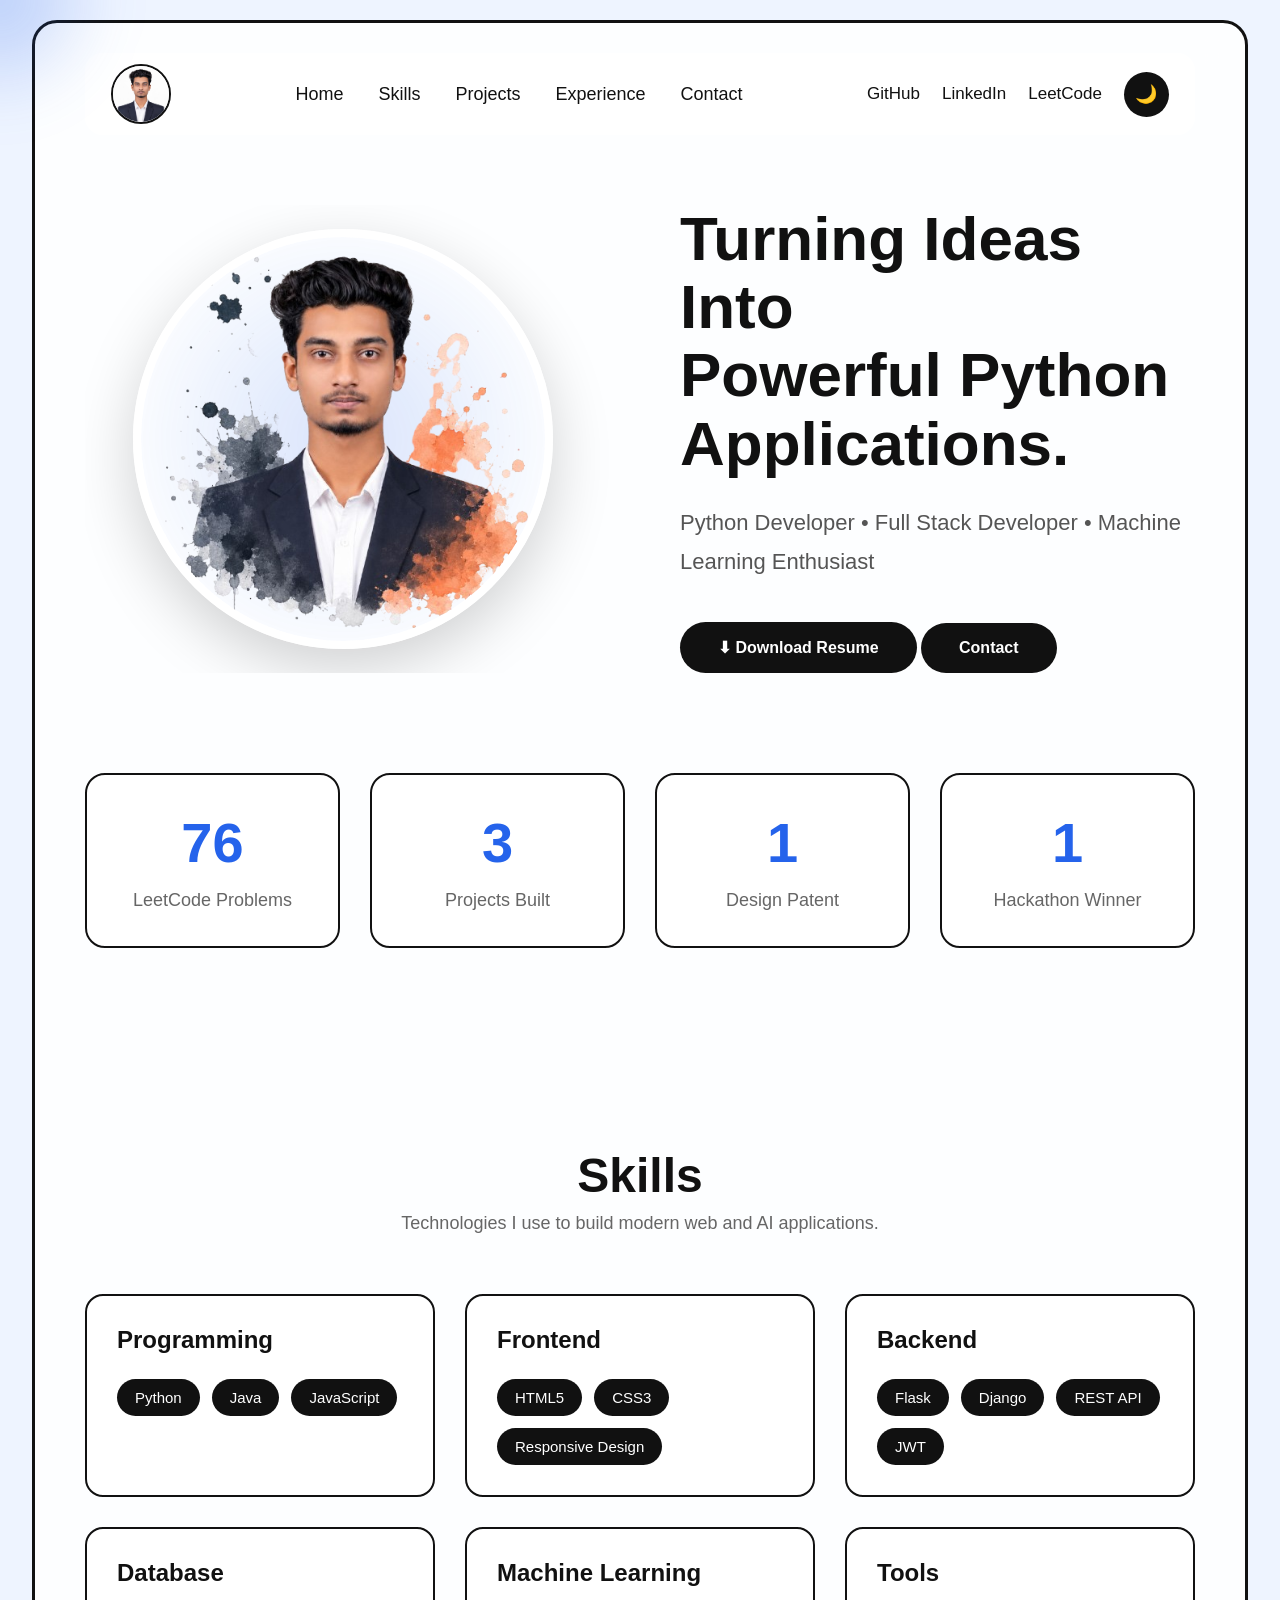
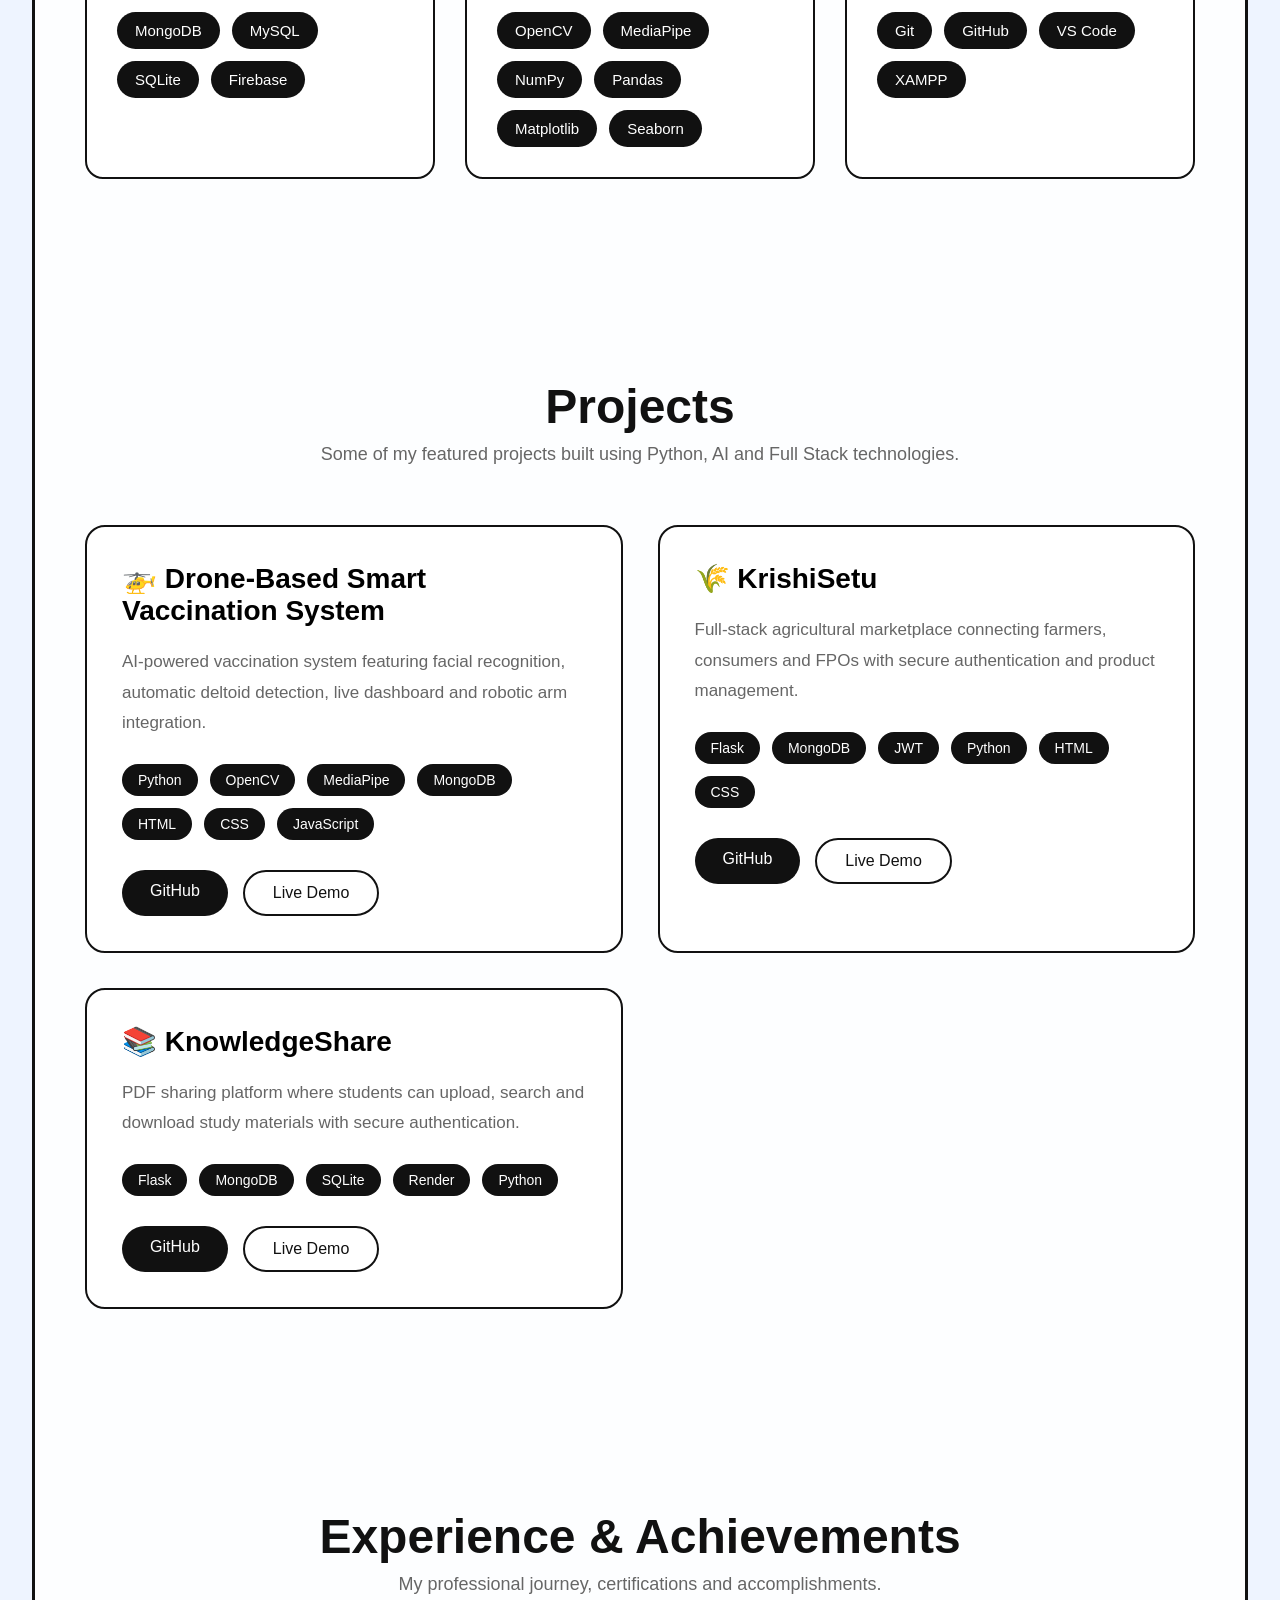
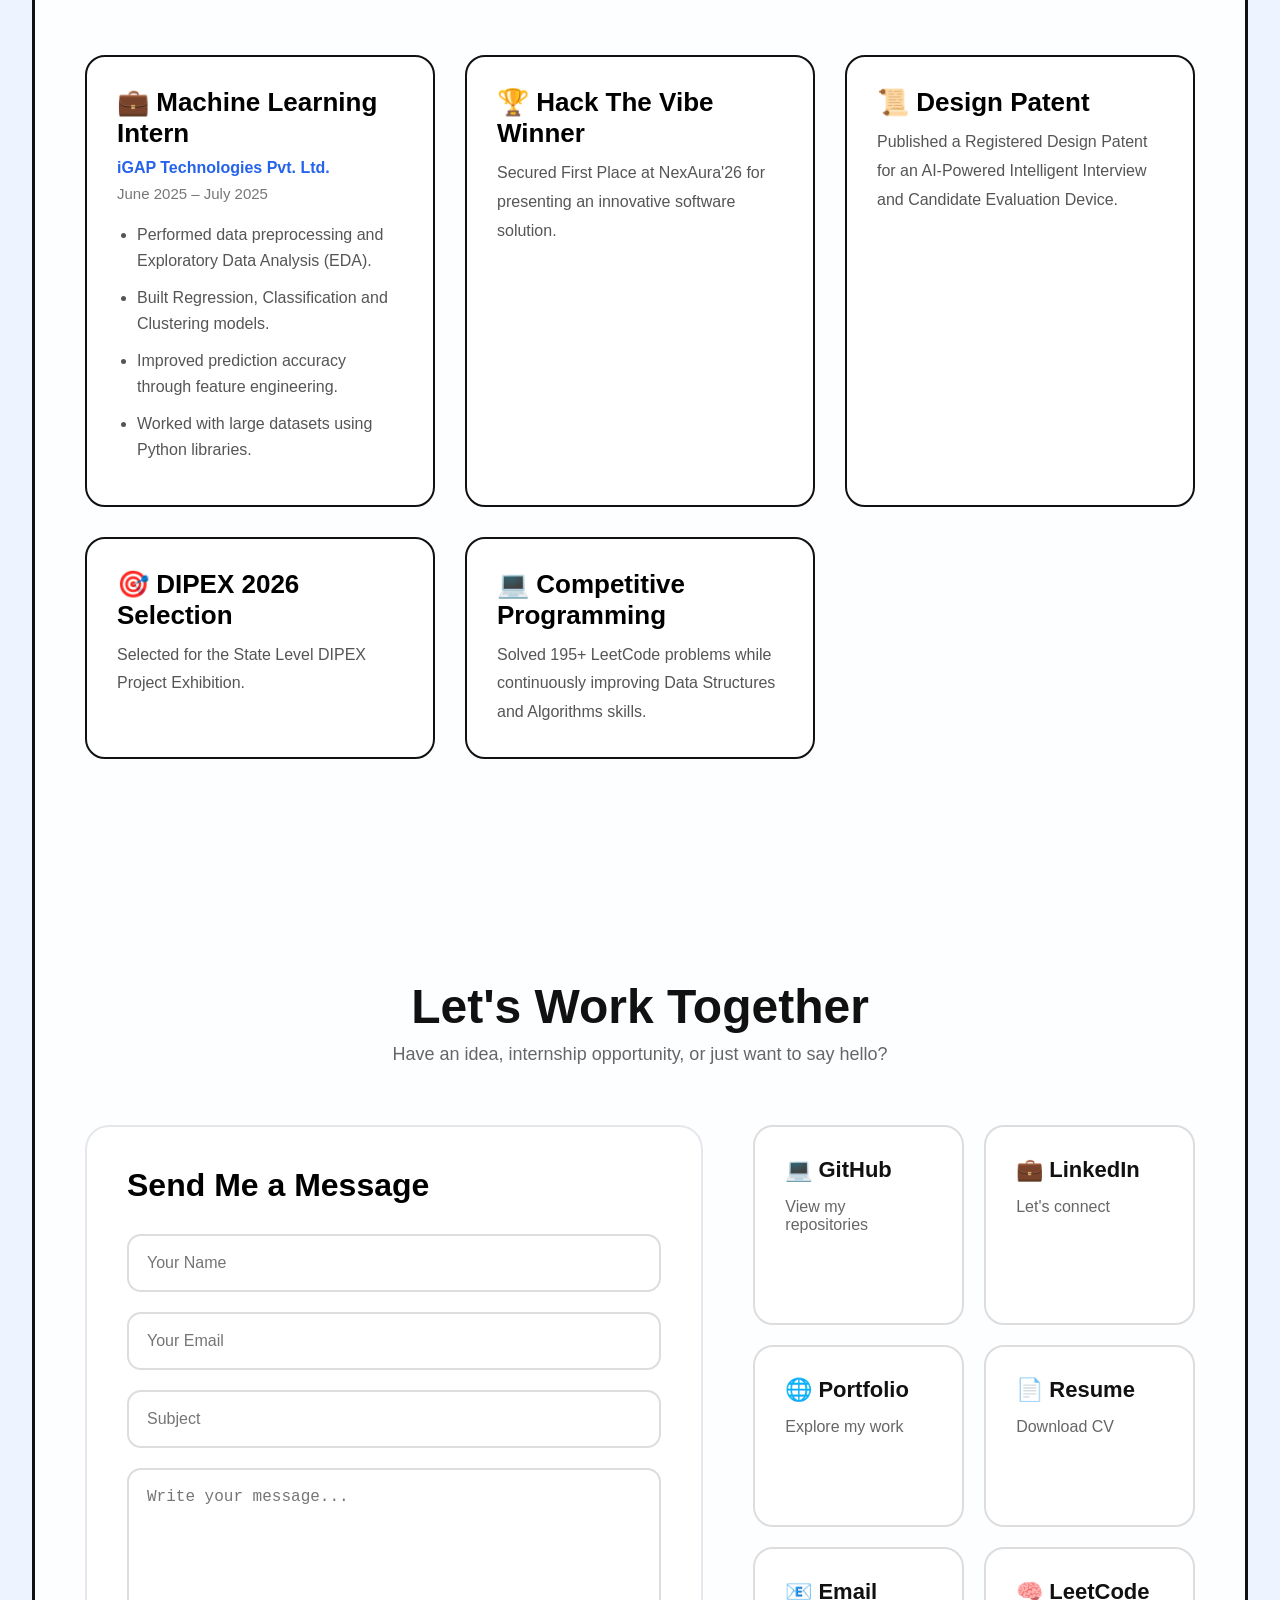
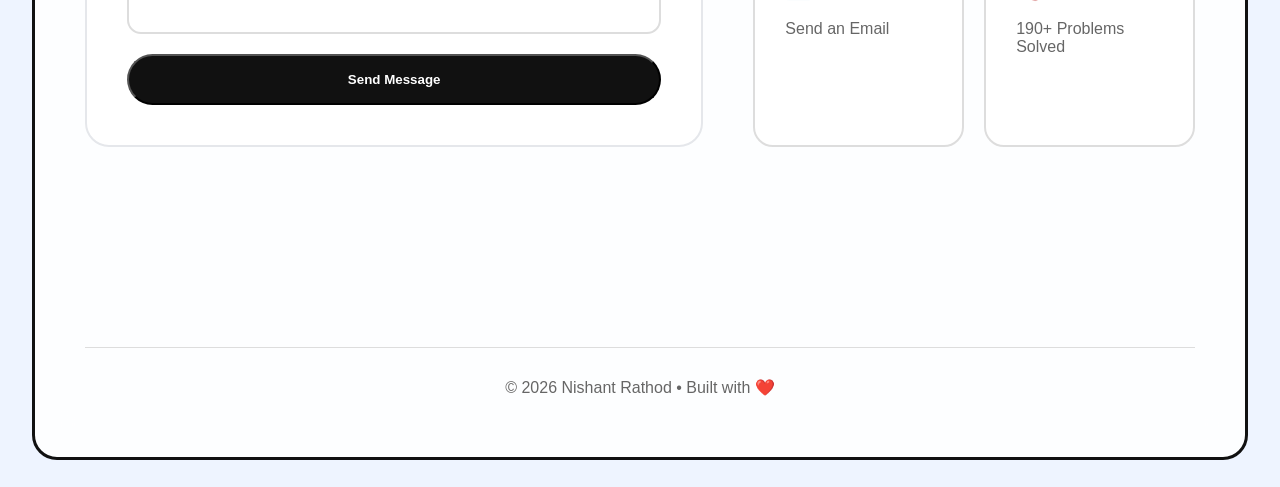
<file: index.html>
<!DOCTYPE html>
<html lang="en">

<head>
    <meta charset="UTF-8">
    <meta name="viewport" content="width=device-width, initial-scale=1.0">
    <title>Nishant Rathod | Portfolio</title>
    <link rel="stylesheet" href="https://cdnjs.cloudflare.com/ajax/libs/font-awesome/6.7.2/css/all.min.css">
    <link rel="stylesheet" href="style.css">
    <link rel="stylesheet" href="https://unpkg.com/aos@2.3.4/dist/aos.css"
    
/>
</head>

<body>

    <div id="progress-bar"></div>
    <div class="cursor-glow"></div>
    <div class="container">

    <!-- ================= NAVBAR ================= -->

<nav>

    <!-- Logo -->

    <div class="logo">
        <a href="#home">
            <img src="/assets/Nishant_Rathod.jpeg" alt="Nishant Rathod Img">
        </a>
    </div>

    <!-- Navigation Links -->

    <ul class="nav-links">

        <li>
            <a href="#home">Home</a>
        </li>

        <li>
            <a href="#skills">Skills</a>
        </li>

        <li>
            <a href="#projects">Projects</a>
        </li>

        <li>
            <a href="#experience">Experience</a>
        </li>

        <li>
            <a href="#contact">Contact</a>
        </li>

    </ul>

    <!-- Social Links -->

    <div class="social">

        <a href="https://github.com/NishantRathod"
           target="_blank">
            GitHub
        </a>

        <a href="https://www.linkedin.com/in/nishant-rathod-79789328b/"
           target="_blank">
            LinkedIn
        </a>

        <a href="https://leetcode.com/u/Nishantrathod14/"
           target="_blank">
            LeetCode
        </a>

        <button id="theme-toggle">
            🌙
        </button>

    </div>

</nav>

        <!-- ================= HERO SECTION ================= -->

        <section id="home" class="hero">
          
            
            <!-- Left Side -->

            <div class="left">

                <div class="avatar">
                    <!-- Replace with your image -->
                    <img src="/assets/Nishant Rathod Photo.png" alt="Nishant Rathod">
                </div>

            </div>

            <!-- Right Side -->

            <div class="right">

                <h1>
                    Turning Ideas Into
                    <br>
                    Powerful Python Applications.
                </h1>

                <p>
                    Python Developer • Full Stack Developer • Machine Learning Enthusiast
                </p>

                <div class="buttons">

                    <a href="assets/Nishant_Rathod_CSE_Python_Developer_Resume.pdf"

                    class="btn"

                    target="_blank">

                    ⬇ Download Resume

                    </a>

                    <a href="#contact" class="btn outline">

                        Contact

                    </a>

                </div>

            </div>

        </section>

<!-- ================= STATISTICS ================= -->

<section id="stats">

    <div class="stats-container">

        <div class="stat-card">

            <h2 class="counter" data-target="190">0</h2>

            <p>LeetCode Problems</p>

        </div>

        <div class="stat-card">

            <h2 class="counter" data-target="6">0</h2>

            <p>Projects Built</p>

        </div>

        <div class="stat-card">

            <h2 class="counter" data-target="1">0</h2>

            <p>Design Patent</p>

        </div>

        <div class="stat-card">

            <h2 class="counter" data-target="1">0</h2>

            <p>Hackathon Winner</p>

        </div>

    </div>

</section>

        <!-- ================= SKILLS SECTION ================= -->

<section id="skills">

    <div class="section-title">
        <h2>Skills</h2>
        <p>Technologies I use to build modern web and AI applications.</p>
    </div>

    <div class="skills-container">

        <div class="skill-card">
            <h3>Programming</h3>

            <div class="skill-tags">
                <span>Python</span>
                <span>Java</span>
                <span>JavaScript</span>
            </div>

        </div>

        <div class="skill-card">
            <h3>Frontend</h3>

            <div class="skill-tags">
                <span>HTML5</span>
                <span>CSS3</span>
                <span>Responsive Design</span>
            </div>

        </div>

        <div class="skill-card">
            <h3>Backend</h3>

            <div class="skill-tags">
                <span>Flask</span>
                <span>Django</span>
                <span>REST API</span>
                <span>JWT</span>
            </div>

        </div>

        <div class="skill-card">
            <h3>Database</h3>

            <div class="skill-tags">
                <span>MongoDB</span>
                <span>MySQL</span>
                <span>SQLite</span>
                <span>Firebase</span>
            </div>

        </div>

        <div class="skill-card">
            <h3>Machine Learning</h3>

            <div class="skill-tags">
                <span>OpenCV</span>
                <span>MediaPipe</span>
                <span>NumPy</span>
                <span>Pandas</span>
                <span>Matplotlib</span>
                <span>Seaborn</span>
            </div>

        </div>

        <div class="skill-card">
            <h3>Tools</h3>

            <div class="skill-tags">
                <span>Git</span>
                <span>GitHub</span>
                <span>VS Code</span>
                <span>XAMPP</span>
            </div>

        </div>

    </div>

</section>

<!-- ================= PROJECTS ================= -->

<section id="projects">

    <div class="section-title">
        <h2>Projects</h2>
        <p>Some of my featured projects built using Python, AI and Full Stack technologies.</p>
    </div>

    <div class="projects-container">

        <!-- Project 1 -->

        <div class="project-card">

            <h3>🚁 Drone-Based Smart Vaccination System</h3>

            <p>
                AI-powered vaccination system featuring facial recognition,
                automatic deltoid detection, live dashboard and robotic arm integration.
            </p>

            <div class="project-tech">
                <span>Python</span>
                <span>OpenCV</span>
                <span>MediaPipe</span>
                <span>MongoDB</span>
                <span>HTML</span>
                <span>CSS</span>
                <span>JavaScript</span>
            </div>

            <div class="project-buttons">

                <a href="https://github.com/NishantRathod/Smart-Drone-vaccination-system" class="project-btn">
                    GitHub
                </a>

                <a href="https://nishantrathodcse-smart-drone-vaccination.onrender.com/" class="project-btn outline-btn">
                    Live Demo
                </a>

            </div>

        </div>

        <!-- Project 2 -->

        <div class="project-card">

            <h3>🌾 KrishiSetu</h3>

            <p>
                Full-stack agricultural marketplace connecting farmers,
                consumers and FPOs with secure authentication and product management.
            </p>

            <div class="project-tech">
                <span>Flask</span>
                <span>MongoDB</span>
                <span>JWT</span>
                <span>Python</span>
                <span>HTML</span>
                <span>CSS</span>
            </div>

            <div class="project-buttons">

                <a href="https://github.com/NishantRathod/KrishiSetu" class="project-btn">
                    GitHub
                </a>

                <a href="https://nishantrathod-krishisetu-webapp.netlify.app/" class="project-btn outline-btn">
                    Live Demo
                </a>

            </div>

        </div>

        <!-- Project 3 -->

        <div class="project-card">

            <h3>📚 KnowledgeShare</h3>

            <p>
                PDF sharing platform where students can upload,
                search and download study materials with secure authentication.
            </p>

            <div class="project-tech">
                <span>Flask</span>
                <span>MongoDB</span>
                <span>SQLite</span>
                <span>Render</span>
                <span>Python</span>
            </div>

            <div class="project-buttons">

                <a href="https://github.com/NishantRathod/KnowledgeShare---PDF-Sharing-Platform" class="project-btn">
                    GitHub
                </a>

                <a href="https://nishantrathodcse-knowledgeshare-pdf-sbuh.onrender.com/" class="project-btn outline-btn">
                   Live Demo
                </a>

            </div>

        </div>

    </div>

</section>

<!-- ================= EXPERIENCE & ACHIEVEMENTS ================= -->

<section id="experience">

    <div class="section-title">
        <h2>Experience & Achievements</h2>
        <p>My professional journey, certifications and accomplishments.</p>
    </div>

    <div class="experience-container">

        <!-- Experience -->

        <div class="experience-card">

            <h3>💼 Machine Learning Intern</h3>

            <h4>iGAP Technologies Pvt. Ltd.</h4>

            <span>June 2025 – July 2025</span>

            <ul>

                <li>Performed data preprocessing and Exploratory Data Analysis (EDA).</li>

                <li>Built Regression, Classification and Clustering models.</li>

                <li>Improved prediction accuracy through feature engineering.</li>

                <li>Worked with large datasets using Python libraries.</li>

            </ul>

        </div>

        <!-- Achievement -->

        <div class="experience-card">

            <h3>🏆 Hack The Vibe Winner</h3>

            <p>

                Secured First Place at NexAura'26 for presenting an innovative
                software solution.

            </p>

        </div>

        <!-- Patent -->

        <div class="experience-card">

            <h3>📜 Design Patent</h3>

            <p>

                Published a Registered Design Patent for an
                AI-Powered Intelligent Interview and Candidate Evaluation Device.

            </p>

        </div>

        <!-- Dipex -->

        <div class="experience-card">

            <h3>🎯 DIPEX 2026 Selection</h3>

            <p>

                Selected for the State Level DIPEX Project Exhibition.

            </p>

        </div>

        <!-- Coding -->

        <div class="experience-card">

            <h3>💻 Competitive Programming</h3>

            <p>

                Solved 195+ LeetCode problems while continuously improving
                Data Structures and Algorithms skills.

            </p>

        </div>

    </div>

</section>


<!-- ================= CONTACT ================= -->

<section id="contact">

    <div class="section-title">

        <h2>Let's Work Together</h2>

        <p>
            Have an idea, internship opportunity, or just want to say hello?
        </p>

    </div>

    <div class="contact-wrapper">

        <!-- Left Side -->

        <div class="contact-form">

            <h3>Send Me a Message</h3>

            <form
                name="contact"
                method="POST"
                action="/"
                data-netlify="true"
                netlify
                netlify-honeypot="bot-field">

                <input
                    type="hidden"
                    name="form-name"
                    value="contact">

                <p hidden>

                    <label>

                        Don't fill this out:

                        <input name="bot-field">

                    </label>

                </p>

                <input
                    type="text"
                    name="name"
                    placeholder="Your Name"
                    required>

                <input
                    type="email"
                    name="email"
                    placeholder="Your Email"
                    required>

                <input
                    type="text"
                    name="subject"
                    placeholder="Subject">

                <textarea
                    name="message"
                    rows="7"
                    placeholder="Write your message..."
                    required></textarea>

                <button
                    type="submit"
                    class="btn">

                    Send Message

                </button>

            </form>

        </div>

        <!-- Right Side -->

        <div class="contact-grid">

            <a
                href="https://github.com/NishantRathod"
                target="_blank"
                class="contact-card">

                <h3>💻 GitHub</h3>

                <p>View my repositories</p>

            </a>

            <a
                href="https://www.linkedin.com/in/nishant-rathod-79789328b/"
                target="_blank"
                class="contact-card">

                <h3>💼 LinkedIn</h3>

                <p>Let's connect</p>

            </a>

            <a
                href="https://nishant-rathod-cse-portfolio.netlify.app/"
                target="_blank"
                class="contact-card">

                <h3>🌐 Portfolio</h3>

                <p>Explore my work</p>

            </a>

            <a
                href="assets/Nishant_Rathod_CSE_Python_Developer_Resume.pdf"
                target="_blank"
                class="contact-card">

                <h3>📄 Resume</h3>

                <p>Download CV</p>

            </a>

            <a
                href="mailto:nishantrathod7020@gmail.com"
                class="contact-card">

                <h3>📧 Email</h3>

                <p>Send an Email</p>

            </a>

            <a
                href="https://leetcode.com/u/Nishantrathod14/"
                target="_blank"
                class="contact-card">

                <h3>🧠 LeetCode</h3>

                <p>190+ Problems Solved</p>

            </a>

        </div>

    </div>

</section>

<!-- ================= FOOTER ================= -->

<footer>

    <p>

        © 2026 Nishant Rathod • Built with ❤️

    </p>

</footer>

    </div>
    <script src="script.js"></script>
</body>

</html>
</file>
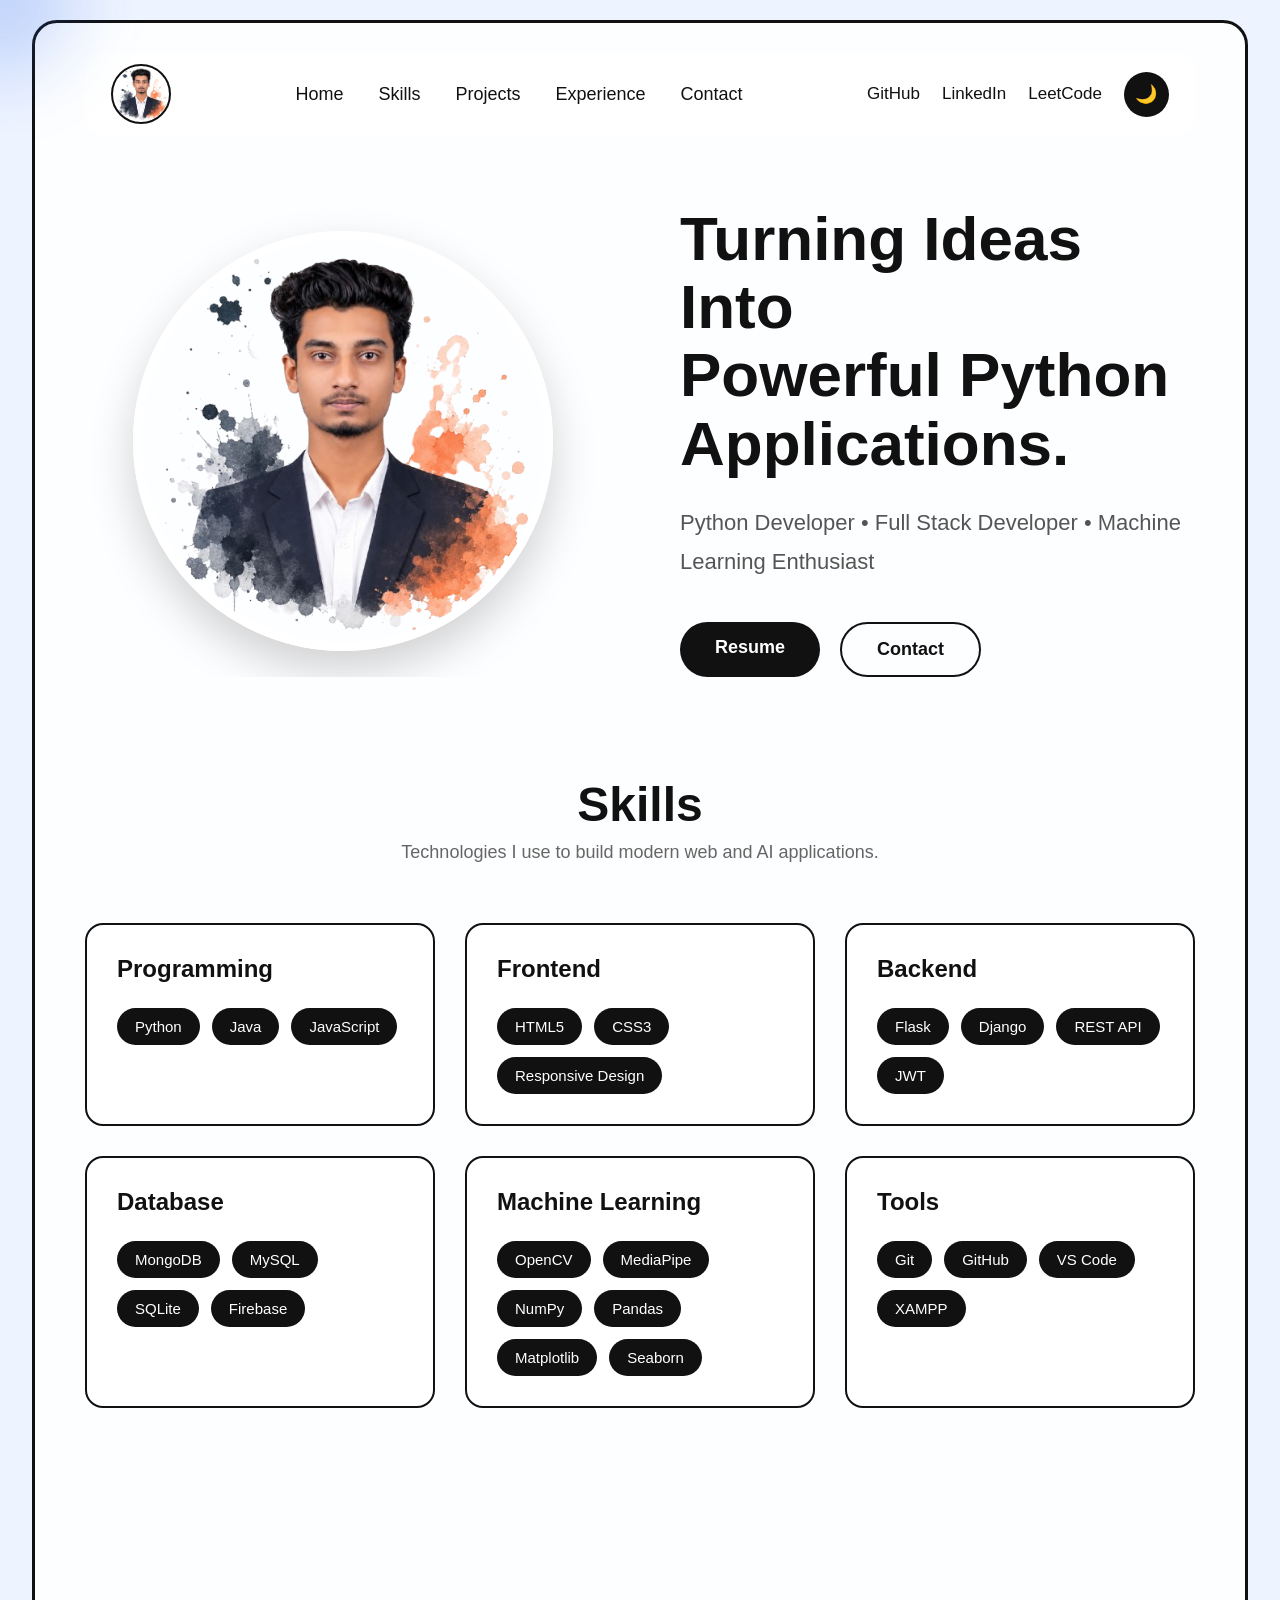
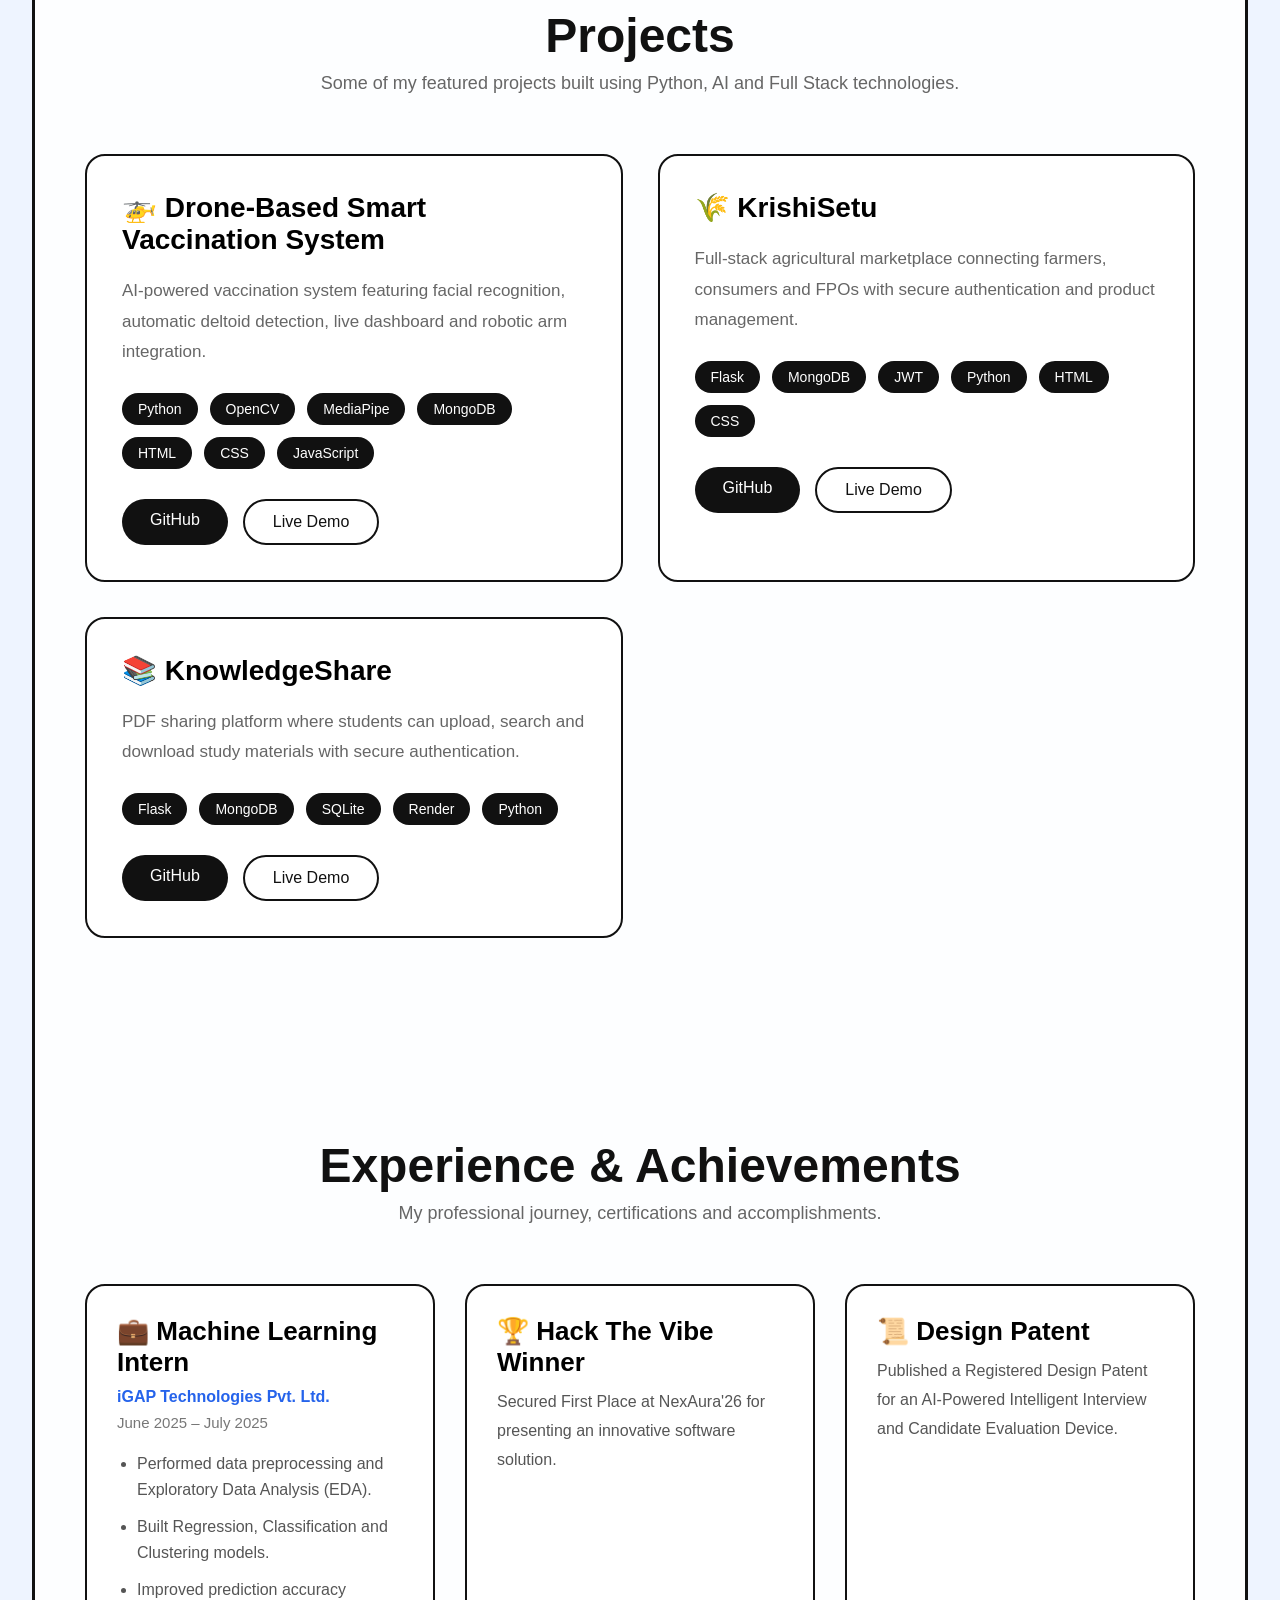
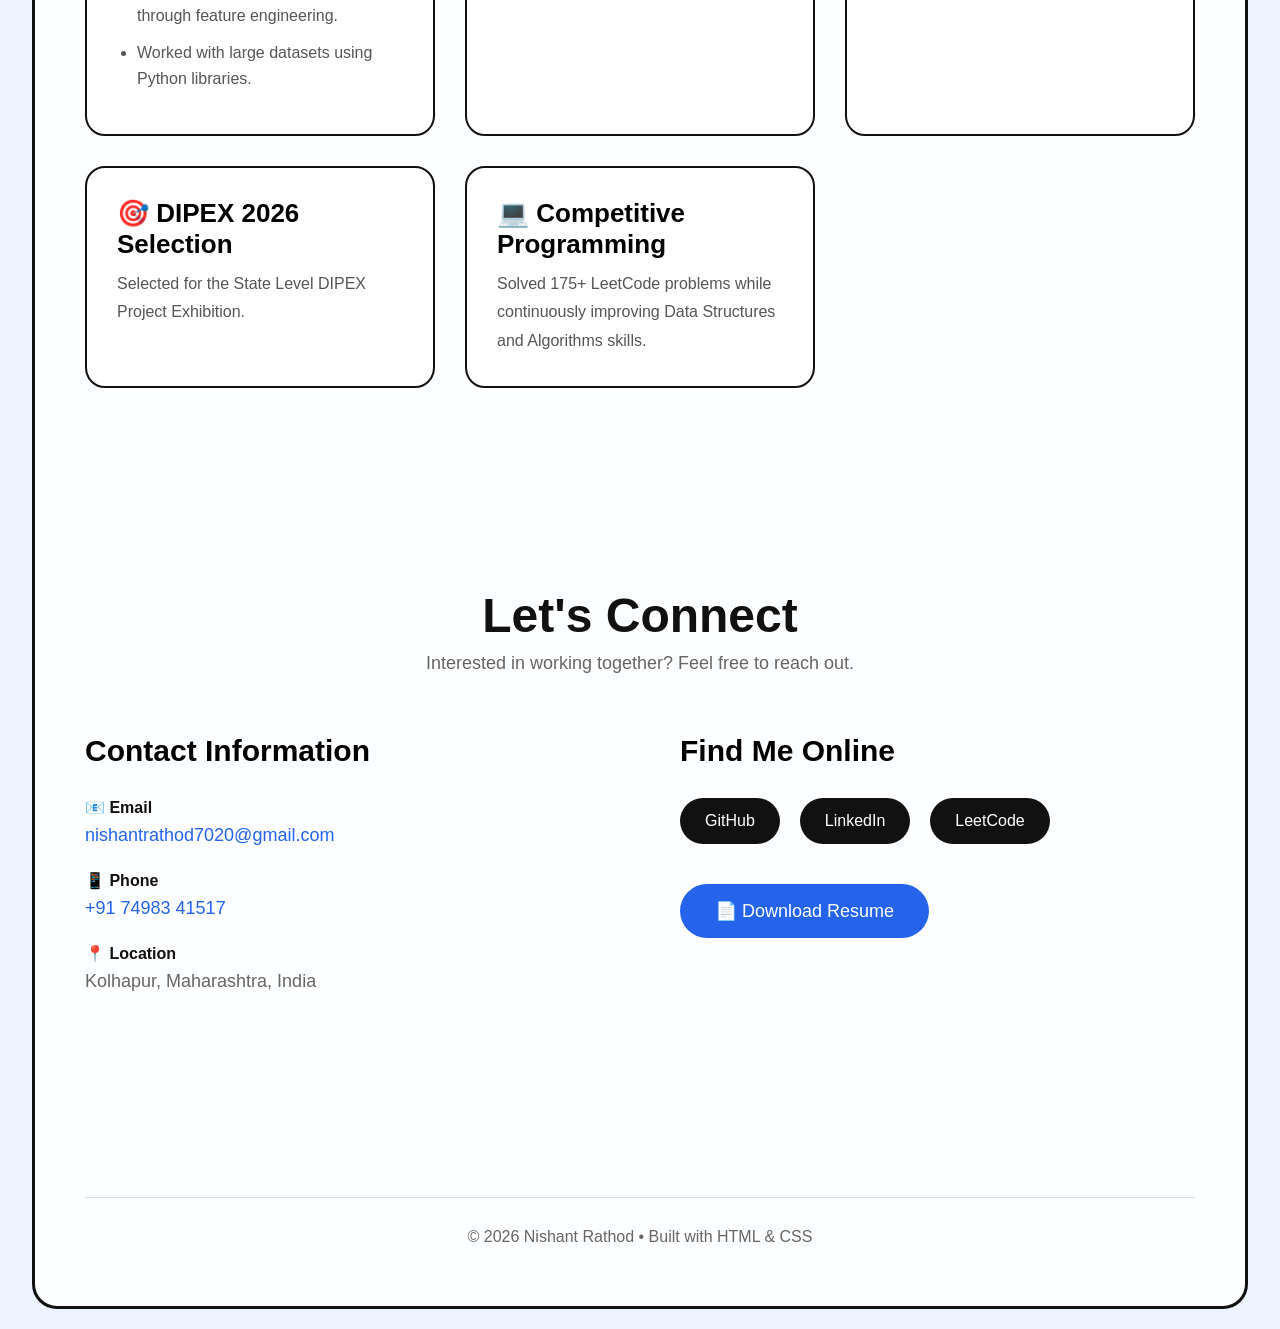
<file: Frontend/index.html>
<!DOCTYPE html>
<html lang="en">

<head>
    <meta charset="UTF-8">
    <meta name="viewport" content="width=device-width, initial-scale=1.0">
    <title>Nishant Rathod | Portfolio</title>
    
    <link rel="stylesheet" href="style.css">
</head>

<body>

    
    <div class="cursor-glow"></div>
    <div class="container">

    <!-- ================= NAVBAR ================= -->

<nav>

    <!-- Logo -->

    <div class="logo">
        <a href="#home">
            <img src="/assets/Nishant Rathod Photo.png" alt="Nishant Rathod">
        </a>
    </div>

    <!-- Navigation Links -->

    <ul class="nav-links">

        <li>
            <a href="#home">Home</a>
        </li>

        <li>
            <a href="#skills">Skills</a>
        </li>

        <li>
            <a href="#projects">Projects</a>
        </li>

        <li>
            <a href="#experience">Experience</a>
        </li>

        <li>
            <a href="#contact">Contact</a>
        </li>

    </ul>

    <!-- Social Links -->

    <div class="social">

        <a href="https://github.com/NishantRathod"
           target="_blank">
            GitHub
        </a>

        <a href="https://www.linkedin.com/in/nishant-rathod-79789328b/"
           target="_blank">
            LinkedIn
        </a>

        <a href="https://leetcode.com/u/Nishantrathod14/"
           target="_blank">
            LeetCode
        </a>

        <button id="theme-toggle">
            🌙
        </button>

    </div>

</nav>

        <!-- ================= HERO SECTION ================= -->

        <section id="home" class="hero">
          
            
            <!-- Left Side -->

            <div class="left">

                <div class="avatar">
                    <!-- Replace with your image -->
                    <img src="/assets/Nishant Rathod Photo.png" alt="Nishant Rathod">
                </div>

            </div>

            <!-- Right Side -->

            <div class="right">

                <h1>
                    Turning Ideas Into
                    <br>
                    Powerful Python Applications.
                </h1>

                <p>
                    Python Developer • Full Stack Developer • Machine Learning Enthusiast
                </p>

                <div class="buttons">

                    <a href="/assets/Nishant_Rathod_CSE_Python_Developer_Resume.pdf"
                        target="_blank"
                        class="btn">

                        Resume

                    </a>

                    <a href="#contact" class="btn outline">

                        Contact

                    </a>

                </div>

            </div>

        </section>

        <!-- ================= SKILLS SECTION ================= -->

<section id="skills">

    <div class="section-title">
        <h2>Skills</h2>
        <p>Technologies I use to build modern web and AI applications.</p>
    </div>

    <div class="skills-container">

        <div class="skill-card">
            <h3>Programming</h3>

            <div class="skill-tags">
                <span>Python</span>
                <span>Java</span>
                <span>JavaScript</span>
            </div>

        </div>

        <div class="skill-card">
            <h3>Frontend</h3>

            <div class="skill-tags">
                <span>HTML5</span>
                <span>CSS3</span>
                <span>Responsive Design</span>
            </div>

        </div>

        <div class="skill-card">
            <h3>Backend</h3>

            <div class="skill-tags">
                <span>Flask</span>
                <span>Django</span>
                <span>REST API</span>
                <span>JWT</span>
            </div>

        </div>

        <div class="skill-card">
            <h3>Database</h3>

            <div class="skill-tags">
                <span>MongoDB</span>
                <span>MySQL</span>
                <span>SQLite</span>
                <span>Firebase</span>
            </div>

        </div>

        <div class="skill-card">
            <h3>Machine Learning</h3>

            <div class="skill-tags">
                <span>OpenCV</span>
                <span>MediaPipe</span>
                <span>NumPy</span>
                <span>Pandas</span>
                <span>Matplotlib</span>
                <span>Seaborn</span>
            </div>

        </div>

        <div class="skill-card">
            <h3>Tools</h3>

            <div class="skill-tags">
                <span>Git</span>
                <span>GitHub</span>
                <span>VS Code</span>
                <span>XAMPP</span>
            </div>

        </div>

    </div>

</section>

<!-- ================= PROJECTS ================= -->

<section id="projects">

    <div class="section-title">
        <h2>Projects</h2>
        <p>Some of my featured projects built using Python, AI and Full Stack technologies.</p>
    </div>

    <div class="projects-container">

        <!-- Project 1 -->

        <div class="project-card">

            <h3>🚁 Drone-Based Smart Vaccination System</h3>

            <p>
                AI-powered vaccination system featuring facial recognition,
                automatic deltoid detection, live dashboard and robotic arm integration.
            </p>

            <div class="project-tech">
                <span>Python</span>
                <span>OpenCV</span>
                <span>MediaPipe</span>
                <span>MongoDB</span>
                <span>HTML</span>
                <span>CSS</span>
                <span>JavaScript</span>
            </div>

            <div class="project-buttons">

                <a href="https://github.com/NishantRathod/Smart-Drone-vaccination-system" class="project-btn">
                    GitHub
                </a>

                <a href="https://nishantrathodcse-smart-drone-vaccination.onrender.com/" class="project-btn outline-btn">
                    Live Demo
                </a>

            </div>

        </div>

        <!-- Project 2 -->

        <div class="project-card">

            <h3>🌾 KrishiSetu</h3>

            <p>
                Full-stack agricultural marketplace connecting farmers,
                consumers and FPOs with secure authentication and product management.
            </p>

            <div class="project-tech">
                <span>Flask</span>
                <span>MongoDB</span>
                <span>JWT</span>
                <span>Python</span>
                <span>HTML</span>
                <span>CSS</span>
            </div>

            <div class="project-buttons">

                <a href="https://github.com/NishantRathod/KrishiSetu" class="project-btn">
                    GitHub
                </a>

                <a href="https://nishantrathod-krishisetu-webapp.netlify.app/" class="project-btn outline-btn">
                    Live Demo
                </a>

            </div>

        </div>

        <!-- Project 3 -->

        <div class="project-card">

            <h3>📚 KnowledgeShare</h3>

            <p>
                PDF sharing platform where students can upload,
                search and download study materials with secure authentication.
            </p>

            <div class="project-tech">
                <span>Flask</span>
                <span>MongoDB</span>
                <span>SQLite</span>
                <span>Render</span>
                <span>Python</span>
            </div>

            <div class="project-buttons">

                <a href="https://github.com/NishantRathod/KnowledgeShare---PDF-Sharing-Platform" class="project-btn">
                    GitHub
                </a>

                <a href="https://nishantrathodcse-knowledgeshare-pdf-sbuh.onrender.com/" class="project-btn outline-btn">
                   Live Demo
                </a>

            </div>

        </div>

    </div>

</section>

<!-- ================= EXPERIENCE & ACHIEVEMENTS ================= -->

<section id="experience">

    <div class="section-title">
        <h2>Experience & Achievements</h2>
        <p>My professional journey, certifications and accomplishments.</p>
    </div>

    <div class="experience-container">

        <!-- Experience -->

        <div class="experience-card">

            <h3>💼 Machine Learning Intern</h3>

            <h4>iGAP Technologies Pvt. Ltd.</h4>

            <span>June 2025 – July 2025</span>

            <ul>

                <li>Performed data preprocessing and Exploratory Data Analysis (EDA).</li>

                <li>Built Regression, Classification and Clustering models.</li>

                <li>Improved prediction accuracy through feature engineering.</li>

                <li>Worked with large datasets using Python libraries.</li>

            </ul>

        </div>

        <!-- Achievement -->

        <div class="experience-card">

            <h3>🏆 Hack The Vibe Winner</h3>

            <p>

                Secured First Place at NexAura'26 for presenting an innovative
                software solution.

            </p>

        </div>

        <!-- Patent -->

        <div class="experience-card">

            <h3>📜 Design Patent</h3>

            <p>

                Published a Registered Design Patent for an
                AI-Powered Intelligent Interview and Candidate Evaluation Device.

            </p>

        </div>

        <!-- Dipex -->

        <div class="experience-card">

            <h3>🎯 DIPEX 2026 Selection</h3>

            <p>

                Selected for the State Level DIPEX Project Exhibition.

            </p>

        </div>

        <!-- Coding -->

        <div class="experience-card">

            <h3>💻 Competitive Programming</h3>

            <p>

                Solved 175+ LeetCode problems while continuously improving
                Data Structures and Algorithms skills.

            </p>

        </div>

    </div>

</section>


<!-- ================= CONTACT ================= -->

<section id="contact">

    <div class="section-title">
        <h2>Let's Connect</h2>
        <p>Interested in working together? Feel free to reach out.</p>
    </div>

    <div class="contact-container">

        <div class="contact-left">

            <h3>Contact Information</h3>

            <div class="contact-item">
                <h4>📧 Email</h4>
                <p>
                    <a href="mailto:nishantrathod7020@gmail.com">
                        nishantrathod7020@gmail.com
                    </a>
                </p>
            </div>

            <div class="contact-item">
                <h4>📱 Phone</h4>
                <p>
                    <a href="tel:+917498341517">
                        +91 74983 41517
                    </a>
                </p>
            </div>

            <div class="contact-item">
                <h4>📍 Location</h4>
                <p>Kolhapur, Maharashtra, India</p>
            </div>

        </div>

        <div class="contact-right">

            <h3>Find Me Online</h3>

            <div class="social-buttons">

                <a href="https://github.com/NishantRathod" target="_blank">
                    GitHub
                </a>

                <a href="YOUR_LINKEDIN_LINK" target="_blank">
                    LinkedIn
                </a>

                <a href="https://leetcode.com/u/Nishantrathod14/" target="_blank">
                    LeetCode
                </a>

            </div>

            <a href="Nishant_Rathod_CSE_Python_Developer_Resume.pdf"
               target="_blank"
               class="download-btn">

                📄 Download Resume

            </a>

        </div>

    </div>

</section>

<!-- ================= FOOTER ================= -->

<footer>

    <p>

        © 2026 Nishant Rathod • Built with HTML & CSS

    </p>

</footer>

    </div>
    <script src="script.js"></script>
</body>

</html>
</file>
<file: style.css>
/* ================= GLOBAL ================= */

* {
    margin: 0;
    padding: 0;
    box-sizing: border-box;
}

body{
    background:#eef4ff;
    font-family:Arial, Helvetica, sans-serif;
}

/* ================= CONTAINER ================= */

.container {
    width: 95%;
    max-width: 1500px;
    margin: 20px auto;
    padding: 30px 50px;
    border: 3px solid #111;
    border-radius: 25px;


    background:rgba(255,255,255,.88);

    backdrop-filter:blur(20px);

    -webkit-backdrop-filter:blur(20px);

}


/* ================= NAVBAR ================= */

nav{
    position: sticky;
    top: 15px;

    display: flex;
    justify-content: space-between;
    align-items: center;

    padding:10px 25px;

    margin-bottom: 70px;

    background: rgba(255,255,255,0.55);

    backdrop-filter: blur(15px);
    -webkit-backdrop-filter: blur(15px);

    border: 1px solid rgba(255,255,255,0.35);

    border-radius: 18px;

    transition: all .4s ease;

    z-index: 1000;
}

/* Navbar after scrolling */

nav.scrolled{

    background: rgba(255,255,255,.85);

    box-shadow: 0 10px 30px rgba(0,0,0,.12);
}

/* ================= LOGO ================= */

.logo{

    width:60px;
    height:60px;

    border-radius:50%;
    overflow:hidden;

    border:2px solid #111;

    cursor:pointer;

    transition:.4s ease;
}

.logo img{

    width:100%;
    height:100%;
    object-fit:cover;
}

.logo:hover{

    transform:scale(1.08) rotate(5deg);

    box-shadow:0 8px 20px rgba(0,0,0,.25);
}

/* ================= NAV LINKS ================= */

.nav-links{

    display:flex;
    align-items:center;
    gap:35px;

    list-style:none;
}

.nav-links a{

    position:relative;

    text-decoration:none;

    color:#111;

    font-size:18px;

    font-weight:500;

    transition:.3s ease;
}

.nav-links a:hover{

    color:#2563eb;
}

/* Animated underline */

.nav-links a::after{

    content:"";

    position:absolute;

    left:0;

    bottom:-6px;

    width:0;

    height:2px;

    background:#2563eb;

    transition:.3s ease;
}

.nav-links a:hover::after{

    width:100%;
}

/* ================= SOCIAL ================= */

.social{

    display:flex;
    align-items:center;
    gap:22px;
}

.social a{

    text-decoration:none;

    color:#111;

    font-size:17px;

    transition:.3s ease;
}

.social a:hover{

    color:#2563eb;
}

/* ================= THEME BUTTON ================= */

#theme-toggle{

    width:46px;
    height:46px;

    border:none;

    border-radius:50%;

    background:#111;

    color:white;

    font-size:18px;

    cursor:pointer;

    transition:.4s ease;
}

#theme-toggle:hover{

    transform:rotate(180deg) scale(1.1);
}

/* ================= DARK MODE ================= */

body.dark nav{

    background:rgba(30,41,59,.65);

    border:1px solid rgba(255,255,255,.08);
}

body.dark nav.scrolled{

    background:rgba(30,41,59,.92);

    box-shadow:0 10px 35px rgba(0,0,0,.45);
}

body.dark .nav-links a{

    color:white;
}

body.dark .social a{

    color:white;
}

body.dark .nav-links a:hover,
body.dark .social a:hover{

    color:#60a5fa;
}

body.dark .logo{

    border-color:white;
}

body.dark #theme-toggle{

    background:white;

    color:#111;
}

/* ================= MOBILE ================= */

@media(max-width:900px){

    nav{

        flex-direction:column;

        gap:20px;

        padding:20px;
    }

    .nav-links{

        flex-wrap:wrap;

        justify-content:center;
    }

    .social{

        flex-wrap:wrap;

        justify-content:center;
    }

}

/* ================= HERO ================= */

.hero{

    position:relative;

    display:flex;

    justify-content:space-between;

    align-items:center;

    gap:80px;

    overflow:hidden;

    isolation:isolate;

}



/* ================= LEFT ================= */

.left {
    flex: 1;
    display: flex;
    justify-content: center;
}

/* ================= PROFILE IMAGE ================= */

/* ================= FLOATING PROFILE ================= */

.avatar{
    width:420px;
    height:420px;
    border-radius:50%;
    overflow:hidden;
    position:relative;

    border:8px solid rgba(255,255,255,.9);

    box-shadow:
        0 20px 60px rgba(0,0,0,.18);

    animation:float 6s ease-in-out infinite;

    transition:
        transform .4s ease,
        box-shadow .4s ease;
}

.avatar img{

    width:100%;
    height:100%;

    object-fit:cover;

    transition:transform .5s ease;
}

.avatar:hover{

    transform:scale(1.04);

    box-shadow:
        0 30px 80px rgba(37,99,235,.30);
}

.avatar:hover img{

    transform:scale(1.08);
}

/* ================= FLOAT ANIMATION ================= */

@keyframes float{

    0%{

        transform:translateY(0px);
    }

    50%{

        transform:translateY(-18px);
    }

    100%{

        transform:translateY(0px);
    }

}

.avatar::before{

    content:"";

    position:absolute;

    inset:-25px;

    border-radius:50%;

    background:
        radial-gradient(
            rgba(37,99,235,.18),
            transparent 70%
        );

    z-index:-1;

    filter:blur(30px);
}

/* ================= RIGHT ================= */

.right {
    flex: 1;
}

.right h1 {
    font-size: 62px;
    line-height: 1.1;
    color: #111;
    margin-bottom: 25px;
}

.right p {
    font-size: 22px;
    line-height: 1.8;
    color: #555;
    margin-bottom: 40px;
}

/* ================= PREMIUM BUTTON ================= */

.btn{

    position:relative;

    overflow:hidden;

    display:inline-flex;

    justify-content:center;

    align-items:center;

    gap:10px;

    padding:16px 38px;

    border-radius:50px;

    background:#111;

    color:white;

    text-decoration:none;

    font-weight:600;

    transition:

        transform .3s,

        box-shadow .3s,

        background .3s;
}

.btn:hover{

    transform:translateY(-6px);

    box-shadow:0 20px 35px rgba(37,99,235,.25);

    background:#2563eb;
}


.btn::before{

    content:"";

    position:absolute;

    left:-120%;

    top:0;

    width:60%;

    height:100%;

    background:

        linear-gradient(

            120deg,

            transparent,

            rgba(255,255,255,.45),

            transparent

        );

    transform:skewX(-25deg);

    transition:.8s;
}

.btn:hover::before{

    left:150%;
}

/* ================= RESPONSIVE ================= */

@media (max-width: 992px) {

    .container {
        padding: 25px;
    }

    nav {
        flex-direction: column;
        gap: 25px;
    }

    .hero {
        flex-direction: column;
        text-align: center;
        gap: 50px;
    }

    .avatar {
        width: 300px;
        height: 300px;
    }

    .right h1 {
        font-size: 42px;
    }

    .right p {
        font-size: 18px;
    }

    .buttons {
        justify-content: center;
    }
}

.logo{
    width:60px;
    height:60px;
    border-radius:50%;
    overflow:hidden;
    border:2px solid #111;
    cursor:pointer;
    transition:0.3s;
}

.logo img{
    width:100%;
    height:100%;
    object-fit:cover;
}

.logo:hover{
    transform:scale(1.08);
    box-shadow:0 5px 15px rgba(0,0,0,0.2);
}


/* ================= STATS ================= */

#stats{

    padding:100px 0;
}

.stats-container{

    display:grid;

    grid-template-columns:repeat(auto-fit,minmax(220px,1fr));

    gap:30px;
}

.stat-card{

    background:white;

    border:2px solid #111;

    border-radius:20px;

    padding:35px;

    text-align:center;

    transition:.35s;
}

.stat-card:hover{

    transform:translateY(-10px);

    box-shadow:0 20px 40px rgba(0,0,0,.12);

    border-color:#2563eb;
}

.stat-card h2{

    font-size:56px;

    color:#2563eb;

    margin-bottom:15px;
}

.stat-card p{

    font-size:18px;

    color:#666;

    margin:0;
}

body.dark .stat-card{

    background:#374151;

    border-color:#555;
}

body.dark .stat-card p{

    color:#ddd;
}

body.dark .stat-card h2{

    color:#60a5fa;
}

/* ================= SKILLS ================= */

#skills{
    padding:100px 0;
}

.section-title{
    text-align:center;
    margin-bottom:60px;
}

.section-title h2{
    font-size:48px;
    color:#111;
    margin-bottom:10px;
}

.section-title p{
    font-size:18px;
    color:#666;
}

.skills-container{
    display:grid;
    grid-template-columns:repeat(auto-fit,minmax(320px,1fr));
    gap:30px;
}

.skill-card{
    background:#fff;
    border:2px solid #111;
    border-radius:18px;
    padding:30px;
    transition:.3s;
}

.skill-card:hover{
    transform:translateY(-8px);
    box-shadow:0 15px 30px rgba(0,0,0,.12);
}

.skill-card h3{
    margin-bottom:25px;
    font-size:24px;
    color:#111;
}

.skill-tags{
    display:flex;
    flex-wrap:wrap;
    gap:12px;
}

.skill-tags span{
    padding:10px 18px;
    background:#111;
    color:#fff;
    border-radius:50px;
    font-size:15px;
    transition:.3s;
}

.skill-tags span:hover{
    background:#2563eb;
    cursor:pointer;
}


/* ================= PROJECTS ================= */

#projects{
    padding:100px 0;
}

.projects-container{
    display:grid;
    grid-template-columns:repeat(auto-fit,minmax(350px,1fr));
    gap:35px;
}

.project-card{

    border:2px solid #111;
    border-radius:20px;
    padding:35px;
    background:#fff;

    transition:.3s;
}

.project-card:hover{

    transform:translateY(-10px);
    box-shadow:0 20px 40px rgba(0,0,0,.15);

}

.project-card h3{

    font-size:28px;
    margin-bottom:20px;
}

.project-card p{

    font-size:17px;
    line-height:1.8;
    color:#666;
    margin-bottom:25px;
}

.project-tech{

    display:flex;
    flex-wrap:wrap;
    gap:12px;
    margin-bottom:30px;
}

.project-tech span{

    background:#111;
    color:white;
    padding:8px 16px;
    border-radius:30px;
    font-size:14px;
}

.project-buttons{

    display:flex;
    gap:15px;
}

.project-btn{

    text-decoration:none;
    background:#111;
    color:white;

    padding:12px 28px;
    border-radius:50px;

    transition:.3s;
}

.project-btn:hover{

    background:#2563eb;
}

.outline-btn{

    background:white;
    color:#111;
    border:2px solid #111;
}

.outline-btn:hover{

    background:#111;
    color:white;
}


/* ================= EXPERIENCE ================= */

#experience{

    padding:100px 0;
}

.experience-container{

    display:grid;
    grid-template-columns:repeat(auto-fit,minmax(320px,1fr));
    gap:30px;
}

.experience-card{

    border:2px solid #111;
    border-radius:20px;

    padding:30px;

    background:white;

    transition:.3s;
}

.experience-card:hover{

    transform:translateY(-8px);

    box-shadow:0 15px 30px rgba(0,0,0,.15);
}

.experience-card h3{

    font-size:26px;

    margin-bottom:10px;
}

.experience-card h4{

    color:#2563eb;

    margin-bottom:8px;
}

.experience-card span{

    display:block;

    color:#777;

    margin-bottom:20px;

    font-size:15px;
}

.experience-card ul{

    padding-left:20px;
}

.experience-card li{

    margin-bottom:12px;

    line-height:1.6;

    color:#555;
}

.experience-card p{

    color:#555;

    line-height:1.8;
}



/* ================= CONTACT ================= */

#contact{

    padding:120px 0;

}

.contact-wrapper{

    display:grid;

    grid-template-columns:1.4fr 1fr;

    gap:50px;

    margin-top:60px;

}

.contact-form{

    background:#fff;

    border:2px solid #e5e7eb;

    border-radius:24px;

    padding:40px;

    transition:.3s;

}

.contact-form:hover{

    box-shadow:0 20px 50px rgba(0,0,0,.08);

}

.contact-form h3{

    font-size:32px;

    margin-bottom:30px;

}

.contact-form form{

    display:flex;

    flex-direction:column;

    gap:20px;

}

.contact-form input,

.contact-form textarea{

    padding:18px;

    border:2px solid #ddd;

    border-radius:14px;

    font-size:16px;

    outline:none;

    transition:.3s;

}

.contact-form input:focus,

.contact-form textarea:focus{

    border-color:#2563eb;

    box-shadow:0 0 0 5px rgba(37,99,235,.15);

}

.contact-form textarea{

    resize:none;

}

.contact-grid{

    display:grid;

    grid-template-columns:repeat(2,1fr);

    gap:20px;

}

.contact-card{

    background:#fff;

    border:2px solid #ddd;

    border-radius:20px;

    padding:30px;

    text-decoration:none;

    color:#111;

    transition:.35s;

}

.contact-card:hover{

    transform:translateY(-8px);

    border-color:#2563eb;

    box-shadow:0 15px 35px rgba(37,99,235,.15);

}

.contact-card h3{

    margin-bottom:15px;

    font-size:22px;

}

.contact-card p{

    color:#666;

}

body.dark .contact-form,

body.dark .contact-card{

    background:#374151;

    border-color:#555;

}

body.dark .contact-form input,

body.dark .contact-form textarea{

    background:#1f2937;

    color:white;

    border-color:#555;

}

body.dark .contact-card p{

    color:#ddd;

}

@media(max-width:1000px){

.contact-wrapper{

    grid-template-columns:1fr;

}

.contact-grid{

    grid-template-columns:1fr 1fr;

}

}

@media(max-width:650px){

.contact-grid{

    grid-template-columns:1fr;

}

}

/* ================= FOOTER ================= */

footer{

    margin-top:80px;

    border-top:1px solid #ddd;

    padding:30px 0;

    text-align:center;

    color:#666;

    font-size:16px;
}

/* ================= RESPONSIVE ================= */

@media(max-width:900px){

.contact-container{

    flex-direction:column;

    gap:50px;

}

.social-buttons{

    justify-content:center;
}

}

/* ================= THEME TOGGLE ================= */

#theme-toggle{
    width:45px;
    height:45px;

    border:none;
    border-radius:50%;

    background:#111;
    color:white;

    font-size:18px;
    cursor:pointer;

    transition:.3s;
}

#theme-toggle:hover{
    transform:rotate(180deg);
}

/* ================= DARK MODE ================= */

body.dark{
    background:#111827;
    color:white;
}

body.dark .container{
    background:#1f2937;
    border-color:#fff;
}

body.dark h1,
body.dark h2,
body.dark h3,
body.dark h4{
    color:white;
}

body.dark p{
    color:#d1d5db;
}

body.dark .nav-links a,
body.dark .social a{
    color:white;
}

body.dark .skill-card,
body.dark .project-card,
body.dark .experience-card{

    background:#374151;
    border-color:#555;
}

body.dark .btn{

    background:white;
    color:#111;
}

body.dark .outline{

    background:transparent;
    color:white;
    border-color:white;
}

body.dark .project-tech span,
body.dark .skill-tags span{

    background:#2563eb;
}

body.dark footer{

    color:#ddd;
    border-color:#555;
}

body.dark .avatar{

    box-shadow:0 20px 50px rgba(96,165,250,.25);

}


/* ================= CURSOR GLOW ================= */

.cursor-glow{

    position:fixed;

    width:220px;
    height:220px;

    border-radius:50%;

    background:radial-gradient(circle,
                rgba(37,99,235,.28) 0%,
                rgba(37,99,235,.12) 40%,
                transparent 75%);

    filter:blur(25px);

    pointer-events:none;

    left:0;
    top:0;

    transform:translate(-50%,-50%);

    z-index:9999;

    transition:
        width .3s ease,
        height .3s ease,
        background .3s ease;
}

/* Dark Mode */

body.dark .cursor-glow{

    background:radial-gradient(circle,
                rgba(96,165,250,.35) 0%,
                rgba(96,165,250,.15) 40%,
                transparent 75%);
}
</file>
<file: Frontend/style.css>
/* ================= GLOBAL ================= */

* {
    margin: 0;
    padding: 0;
    box-sizing: border-box;
}

body{
    background:#eef4ff;
    font-family:Arial, Helvetica, sans-serif;
}

/* ================= CONTAINER ================= */

.container {
    width: 95%;
    max-width: 1500px;
    margin: 20px auto;
    padding: 30px 50px;
    border: 3px solid #111;
    border-radius: 25px;


    background:rgba(255,255,255,.88);

    backdrop-filter:blur(20px);

    -webkit-backdrop-filter:blur(20px);

}


/* ================= NAVBAR ================= */

nav{
    position: sticky;
    top: 15px;

    display: flex;
    justify-content: space-between;
    align-items: center;

    padding:10px 25px;

    margin-bottom: 70px;

    background: rgba(255,255,255,0.55);

    backdrop-filter: blur(15px);
    -webkit-backdrop-filter: blur(15px);

    border: 1px solid rgba(255,255,255,0.35);

    border-radius: 18px;

    transition: all .4s ease;

    z-index: 1000;
}

/* Navbar after scrolling */

nav.scrolled{

    background: rgba(255,255,255,.85);

    box-shadow: 0 10px 30px rgba(0,0,0,.12);
}

/* ================= LOGO ================= */

.logo{

    width:60px;
    height:60px;

    border-radius:50%;
    overflow:hidden;

    border:2px solid #111;

    cursor:pointer;

    transition:.4s ease;
}

.logo img{

    width:100%;
    height:100%;
    object-fit:cover;
}

.logo:hover{

    transform:scale(1.08) rotate(5deg);

    box-shadow:0 8px 20px rgba(0,0,0,.25);
}

/* ================= NAV LINKS ================= */

.nav-links{

    display:flex;
    align-items:center;
    gap:35px;

    list-style:none;
}

.nav-links a{

    position:relative;

    text-decoration:none;

    color:#111;

    font-size:18px;

    font-weight:500;

    transition:.3s ease;
}

.nav-links a:hover{

    color:#2563eb;
}

/* Animated underline */

.nav-links a::after{

    content:"";

    position:absolute;

    left:0;

    bottom:-6px;

    width:0;

    height:2px;

    background:#2563eb;

    transition:.3s ease;
}

.nav-links a:hover::after{

    width:100%;
}

/* ================= SOCIAL ================= */

.social{

    display:flex;
    align-items:center;
    gap:22px;
}

.social a{

    text-decoration:none;

    color:#111;

    font-size:17px;

    transition:.3s ease;
}

.social a:hover{

    color:#2563eb;
}

/* ================= THEME BUTTON ================= */

#theme-toggle{

    width:46px;
    height:46px;

    border:none;

    border-radius:50%;

    background:#111;

    color:white;

    font-size:18px;

    cursor:pointer;

    transition:.4s ease;
}

#theme-toggle:hover{

    transform:rotate(180deg) scale(1.1);
}

/* ================= DARK MODE ================= */

body.dark nav{

    background:rgba(30,41,59,.65);

    border:1px solid rgba(255,255,255,.08);
}

body.dark nav.scrolled{

    background:rgba(30,41,59,.92);

    box-shadow:0 10px 35px rgba(0,0,0,.45);
}

body.dark .nav-links a{

    color:white;
}

body.dark .social a{

    color:white;
}

body.dark .nav-links a:hover,
body.dark .social a:hover{

    color:#60a5fa;
}

body.dark .logo{

    border-color:white;
}

body.dark #theme-toggle{

    background:white;

    color:#111;
}

/* ================= MOBILE ================= */

@media(max-width:900px){

    nav{

        flex-direction:column;

        gap:20px;

        padding:20px;
    }

    .nav-links{

        flex-wrap:wrap;

        justify-content:center;
    }

    .social{

        flex-wrap:wrap;

        justify-content:center;
    }

}

/* ================= HERO ================= */

.hero{

    position:relative;

    display:flex;

    justify-content:space-between;

    align-items:center;

    gap:80px;

    overflow:hidden;

    isolation:isolate;

}



/* ================= LEFT ================= */

.left {
    flex: 1;
    display: flex;
    justify-content: center;
}

/* ================= PROFILE IMAGE ================= */

.avatar{
    width:420px;
    height:420px;

    border-radius:50%;
    overflow:hidden;

    border:8px solid white;

    box-shadow:0 20px 45px rgba(0,0,0,.18);

    animation:float 4s ease-in-out infinite;

    transition:transform .4s ease,
               box-shadow .4s ease;
}

.avatar img{
    width:100%;
    height:100%;
    object-fit:cover;
}

.avatar:hover{

    transform:scale(1.05) rotate(2deg);

    box-shadow:0 30px 60px rgba(37,99,235,.35);

}

/* ================= FLOAT ANIMATION ================= */

@keyframes float{

    0%{

        transform:translateY(0px);

    }

    50%{

        transform:translateY(-18px);

    }

    100%{

        transform:translateY(0px);

    }

}

/* ================= RIGHT ================= */

.right {
    flex: 1;
}

.right h1 {
    font-size: 62px;
    line-height: 1.1;
    color: #111;
    margin-bottom: 25px;
}

.right p {
    font-size: 22px;
    line-height: 1.8;
    color: #555;
    margin-bottom: 40px;
}

/* ================= BUTTONS ================= */

.buttons {
    display: flex;
    gap: 20px;
}

.btn {
    display: inline-block;
    padding: 15px 35px;
    border-radius: 50px;
    background: #111;
    color: white;
    text-decoration: none;
    font-size: 18px;
    font-weight: 600;
    transition: 0.3s;
}

.btn:hover {
    transform: translateY(-4px);
    background: #333;
}

.outline {
    background: transparent;
    color: #111;
    border: 2px solid #111;
}

.outline:hover {
    background: #111;
    color: white;
}

/* ================= RESPONSIVE ================= */

@media (max-width: 992px) {

    .container {
        padding: 25px;
    }

    nav {
        flex-direction: column;
        gap: 25px;
    }

    .hero {
        flex-direction: column;
        text-align: center;
        gap: 50px;
    }

    .avatar {
        width: 300px;
        height: 300px;
    }

    .right h1 {
        font-size: 42px;
    }

    .right p {
        font-size: 18px;
    }

    .buttons {
        justify-content: center;
    }
}

.logo{
    width:60px;
    height:60px;
    border-radius:50%;
    overflow:hidden;
    border:2px solid #111;
    cursor:pointer;
    transition:0.3s;
}

.logo img{
    width:100%;
    height:100%;
    object-fit:cover;
}

.logo:hover{
    transform:scale(1.08);
    box-shadow:0 5px 15px rgba(0,0,0,0.2);
}

/* ================= SKILLS ================= */

#skills{
    padding:100px 0;
}

.section-title{
    text-align:center;
    margin-bottom:60px;
}

.section-title h2{
    font-size:48px;
    color:#111;
    margin-bottom:10px;
}

.section-title p{
    font-size:18px;
    color:#666;
}

.skills-container{
    display:grid;
    grid-template-columns:repeat(auto-fit,minmax(320px,1fr));
    gap:30px;
}

.skill-card{
    background:#fff;
    border:2px solid #111;
    border-radius:18px;
    padding:30px;
    transition:.3s;
}

.skill-card:hover{
    transform:translateY(-8px);
    box-shadow:0 15px 30px rgba(0,0,0,.12);
}

.skill-card h3{
    margin-bottom:25px;
    font-size:24px;
    color:#111;
}

.skill-tags{
    display:flex;
    flex-wrap:wrap;
    gap:12px;
}

.skill-tags span{
    padding:10px 18px;
    background:#111;
    color:#fff;
    border-radius:50px;
    font-size:15px;
    transition:.3s;
}

.skill-tags span:hover{
    background:#2563eb;
    cursor:pointer;
}


/* ================= PROJECTS ================= */

#projects{
    padding:100px 0;
}

.projects-container{
    display:grid;
    grid-template-columns:repeat(auto-fit,minmax(350px,1fr));
    gap:35px;
}

.project-card{

    border:2px solid #111;
    border-radius:20px;
    padding:35px;
    background:#fff;

    transition:.3s;
}

.project-card:hover{

    transform:translateY(-10px);
    box-shadow:0 20px 40px rgba(0,0,0,.15);

}

.project-card h3{

    font-size:28px;
    margin-bottom:20px;
}

.project-card p{

    font-size:17px;
    line-height:1.8;
    color:#666;
    margin-bottom:25px;
}

.project-tech{

    display:flex;
    flex-wrap:wrap;
    gap:12px;
    margin-bottom:30px;
}

.project-tech span{

    background:#111;
    color:white;
    padding:8px 16px;
    border-radius:30px;
    font-size:14px;
}

.project-buttons{

    display:flex;
    gap:15px;
}

.project-btn{

    text-decoration:none;
    background:#111;
    color:white;

    padding:12px 28px;
    border-radius:50px;

    transition:.3s;
}

.project-btn:hover{

    background:#2563eb;
}

.outline-btn{

    background:white;
    color:#111;
    border:2px solid #111;
}

.outline-btn:hover{

    background:#111;
    color:white;
}


/* ================= EXPERIENCE ================= */

#experience{

    padding:100px 0;
}

.experience-container{

    display:grid;
    grid-template-columns:repeat(auto-fit,minmax(320px,1fr));
    gap:30px;
}

.experience-card{

    border:2px solid #111;
    border-radius:20px;

    padding:30px;

    background:white;

    transition:.3s;
}

.experience-card:hover{

    transform:translateY(-8px);

    box-shadow:0 15px 30px rgba(0,0,0,.15);
}

.experience-card h3{

    font-size:26px;

    margin-bottom:10px;
}

.experience-card h4{

    color:#2563eb;

    margin-bottom:8px;
}

.experience-card span{

    display:block;

    color:#777;

    margin-bottom:20px;

    font-size:15px;
}

.experience-card ul{

    padding-left:20px;
}

.experience-card li{

    margin-bottom:12px;

    line-height:1.6;

    color:#555;
}

.experience-card p{

    color:#555;

    line-height:1.8;
}



/* ================= CONTACT ================= */

#contact{

    padding:100px 0;
}

.contact-container{

    display:flex;
    justify-content:space-between;
    gap:80px;
    margin-top:50px;
}

.contact-left,
.contact-right{

    flex:1;
}

.contact-left h3,
.contact-right h3{

    font-size:30px;
    margin-bottom:30px;
}

.contact-item{

    margin-bottom:25px;
}

.contact-item h4{

    margin-bottom:8px;
    color:#111;
}

.contact-item p{

    color:#666;
    font-size:18px;
}

.contact-item a{

    text-decoration:none;
    color:#2563eb;
}

.social-buttons{

    display:flex;
    flex-wrap:wrap;
    gap:20px;

    margin-bottom:40px;
}

.social-buttons a{

    text-decoration:none;

    background:#111;

    color:white;

    padding:14px 25px;

    border-radius:50px;

    transition:.3s;
}

.social-buttons a:hover{

    background:#2563eb;
}

.download-btn{

    display:inline-block;

    text-decoration:none;

    background:#2563eb;

    color:white;

    padding:16px 35px;

    border-radius:50px;

    font-size:18px;

    transition:.3s;
}

.download-btn:hover{

    transform:translateY(-5px);

    background:#1746b2;
}

/* ================= FOOTER ================= */

footer{

    margin-top:80px;

    border-top:1px solid #ddd;

    padding:30px 0;

    text-align:center;

    color:#666;

    font-size:16px;
}

/* ================= RESPONSIVE ================= */

@media(max-width:900px){

.contact-container{

    flex-direction:column;

    gap:50px;

}

.social-buttons{

    justify-content:center;
}

}

/* ================= THEME TOGGLE ================= */

#theme-toggle{
    width:45px;
    height:45px;

    border:none;
    border-radius:50%;

    background:#111;
    color:white;

    font-size:18px;
    cursor:pointer;

    transition:.3s;
}

#theme-toggle:hover{
    transform:rotate(180deg);
}

/* ================= DARK MODE ================= */

body.dark{
    background:#111827;
    color:white;
}

body.dark .container{
    background:#1f2937;
    border-color:#fff;
}

body.dark h1,
body.dark h2,
body.dark h3,
body.dark h4{
    color:white;
}

body.dark p{
    color:#d1d5db;
}

body.dark .nav-links a,
body.dark .social a{
    color:white;
}

body.dark .skill-card,
body.dark .project-card,
body.dark .experience-card{

    background:#374151;
    border-color:#555;
}

body.dark .btn{

    background:white;
    color:#111;
}

body.dark .outline{

    background:transparent;
    color:white;
    border-color:white;
}

body.dark .project-tech span,
body.dark .skill-tags span{

    background:#2563eb;
}

body.dark footer{

    color:#ddd;
    border-color:#555;
}

body.dark .avatar{

    box-shadow:0 20px 50px rgba(96,165,250,.25);

}


/* ================= CURSOR GLOW ================= */

.cursor-glow{

    position:fixed;

    width:220px;
    height:220px;

    border-radius:50%;

    background:radial-gradient(circle,
                rgba(37,99,235,.28) 0%,
                rgba(37,99,235,.12) 40%,
                transparent 75%);

    filter:blur(25px);

    pointer-events:none;

    left:0;
    top:0;

    transform:translate(-50%,-50%);

    z-index:9999;

    transition:
        width .3s ease,
        height .3s ease,
        background .3s ease;
}

/* Dark Mode */

body.dark .cursor-glow{

    background:radial-gradient(circle,
                rgba(96,165,250,.35) 0%,
                rgba(96,165,250,.15) 40%,
                transparent 75%);
}
</file>
